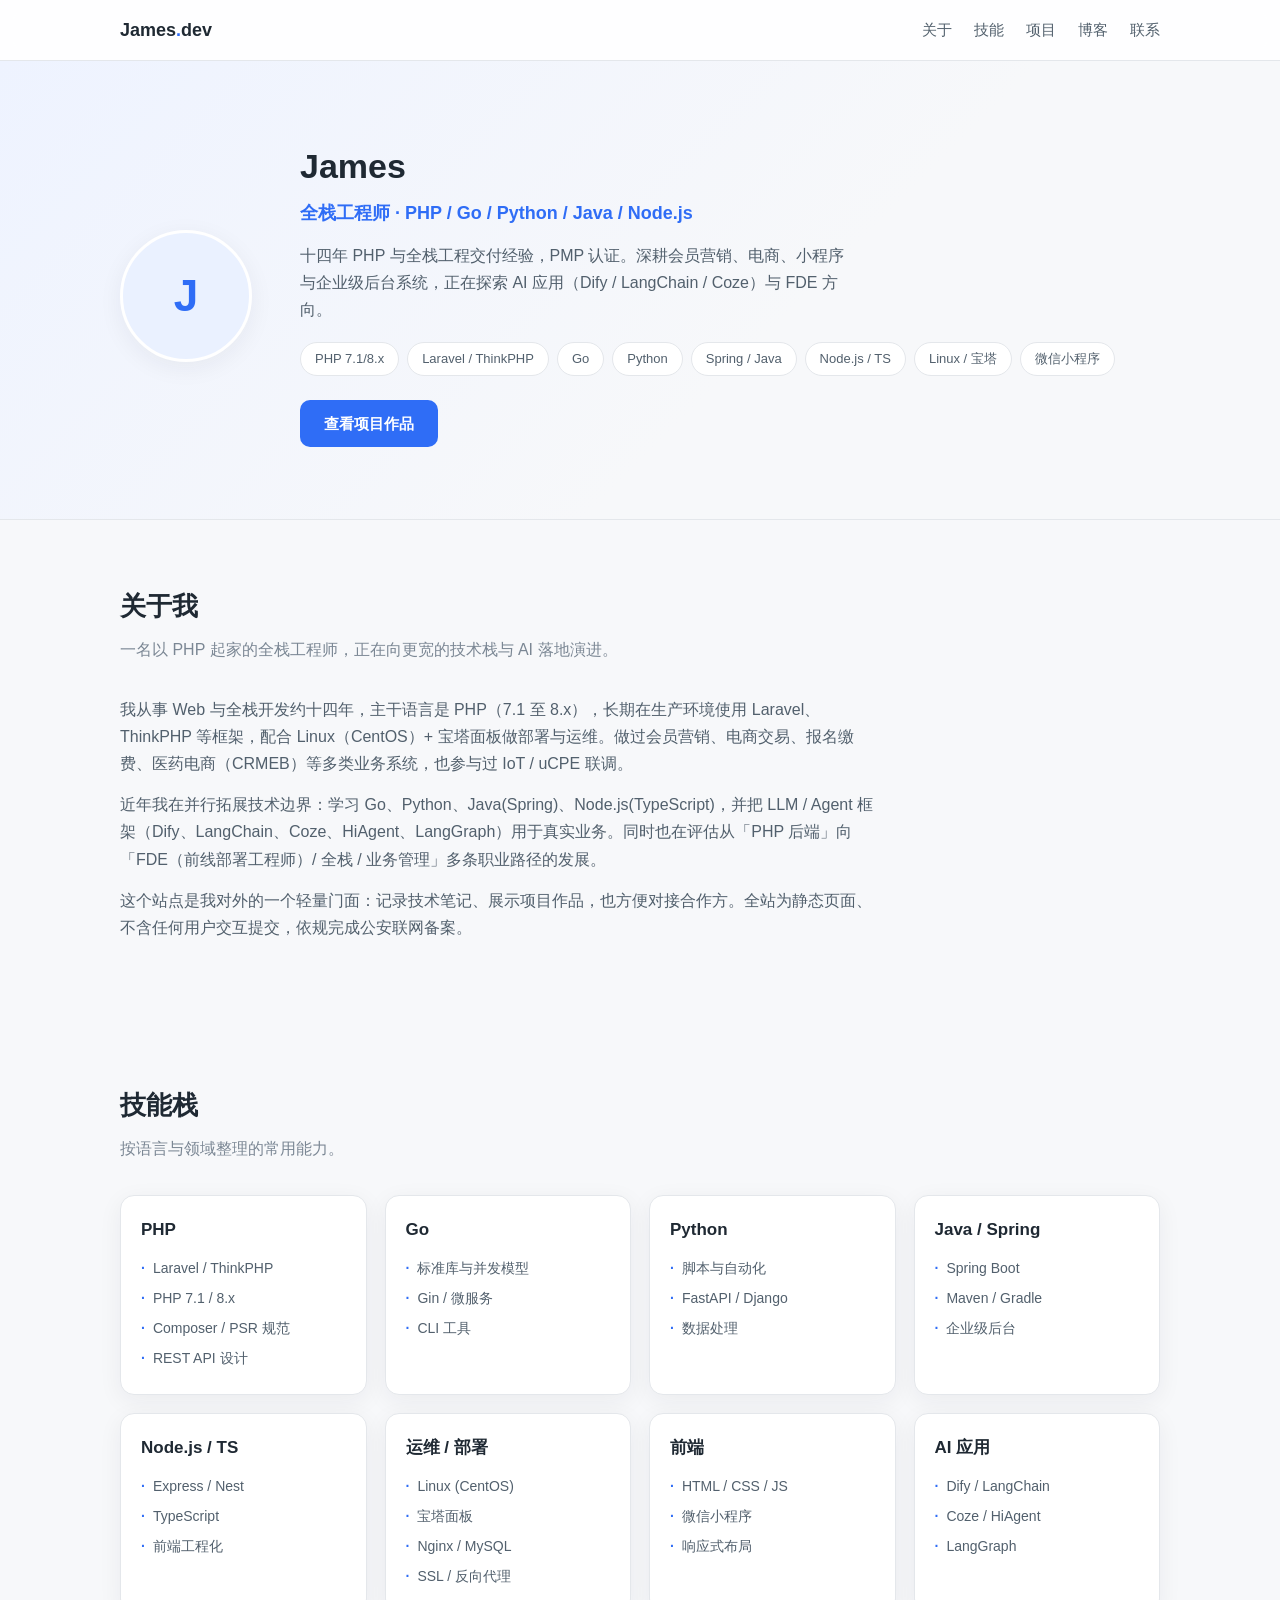
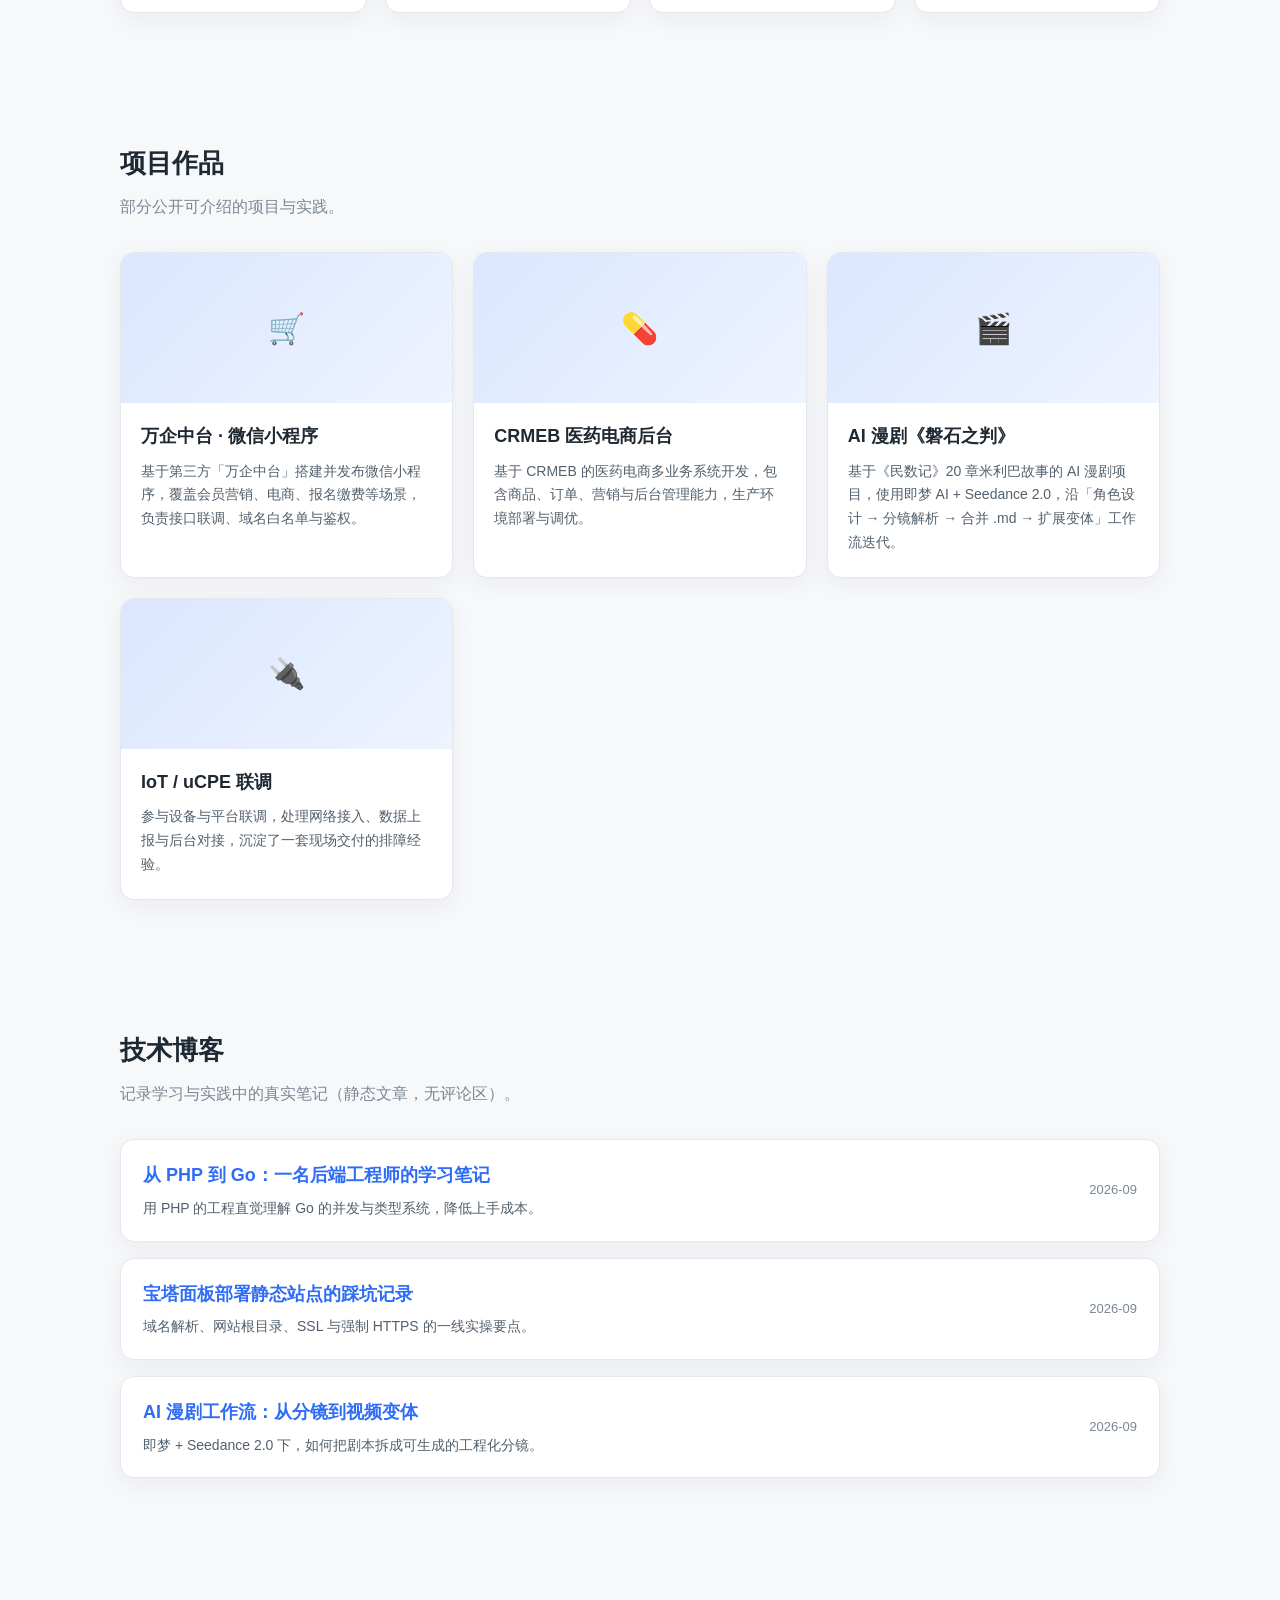
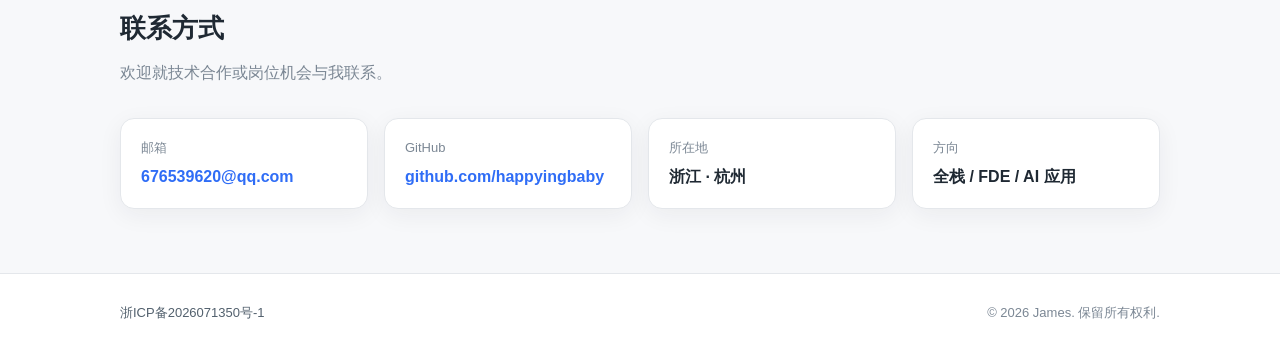
<file: index.html>
<!DOCTYPE html>
<html lang="zh-CN" data-page-node-id="jEAISGgU3tXBqYNibFePbl">
<head data-page-node-id="WboRePJ6npXYSWDIu83ujp">
  <meta charset="UTF-8" data-page-node-id="oJyiEX2U9314m51k7ZUIcR">
  <meta name="viewport" content="width=device-width, initial-scale=1.0" data-page-node-id="0ed7pqqKsKkrQ5olrjBD59">
  <!-- 请将 title / description 替换为你网站真实信息 -->
  <title>James · 个人主站 | 全栈工程师 / PHP · Go · Python · Java · Node.js</title>
  <meta name="description" content="James的个人主站：14 年 PHP/全栈工程师，专注会员营销、电商、小程序与 AI 应用，分享技术笔记与项目作品。" data-page-node-id="zrSLZKIsnuC5F6GQbbM7WE">
  <link rel="icon" type="image/svg+xml" href="assets/img/favicon.svg">
  <link rel="icon" type="image/png" sizes="32x32" href="assets/img/favicon-32.png">
  <link rel="icon" type="image/png" sizes="16x16" href="assets/img/favicon-16.png">
  <link rel="apple-touch-icon" sizes="180x180" href="assets/img/apple-touch-icon.png">
  <link rel="manifest" href="site.webmanifest">
  <link rel="stylesheet" href="assets/css/style.css" data-page-node-id="XZdY69A03yjYW8ZZ3cpBGY">
</head>
<body data-page-node-id="T836bLScp8eAFjikbIntIC">

<header class="site-header" data-page-node-id="0bzDTxXGj9bPQBFu2aNzYe">
  <div class="container" data-page-node-id="5hQny26ofs2p3mdL4JYzPb">
    <div class="brand" data-page-node-id="gcBjyS8P9a7GwssVtK4Ouz">James<span data-page-node-id="1zdpoYiicDSpg0RakcdSXo">.</span>dev</div>
    <nav class="nav" data-page-node-id="HhmeQgqZa9ktukMrY45cqU">
      <a href="#about" data-page-node-id="EJgVbbisqq5Ax7pii9dP16">关于</a>
      <a href="#skills" data-page-node-id="r89v48vxYqEzQcCiVYrccM">技能</a>
      <a href="#projects" data-page-node-id="64DKp9iUGDmwHRy1CqZZmi">项目</a>
      <a href="#blog" data-page-node-id="jOouigWAmIcyLwhDcefGd9">博客</a>
      <a href="#contact" data-page-node-id="IqSXq1fVaY21OrP4TfD2tZ">联系</a>
    </nav>
    <button class="nav-toggle" aria-label="菜单" data-page-node-id="Zh64uGzC7ZHFR2scWGC39b">☰</button>
  </div>
</header>

<!-- ===== Hero ===== -->
<section class="hero" data-page-node-id="fnHlttdX42ErAiuBFVM5aq">
  <div class="container hero-grid" data-page-node-id="Pq0yQ5GusvWubRK1yqpiCp">
    <div class="avatar" data-page-node-id="bWquPcZwOXGdCDzM1LiM9E">J</div>
    <div data-page-node-id="YFyEm9QKI3CbovkNOx82mr">
      <h1 data-page-node-id="7WNAfaGNtUmdQvVIMPAbwm">James</h1>
      <div class="role" data-page-node-id="TvCaEQtuHCtNY8nUvFResv">全栈工程师 · PHP / Go / Python / Java / Node.js</div>
      <p class="lead" data-page-node-id="bKBcJZAChUWwOfY0jdTFAt">十四年 PHP 与全栈工程交付经验，PMP 认证。深耕会员营销、电商、小程序与企业级后台系统，正在探索 AI 应用（Dify / LangChain / Coze）与 FDE 方向。</p>
      <div class="tags" data-page-node-id="vGGALmR4lpDngCuumfpm5L">
        <span class="tag" data-page-node-id="r6Cea8kOI0Bh6bYpOjDOy5">PHP 7.1/8.x</span>
        <span class="tag" data-page-node-id="xRumFIqAMd59oIBKeANgF4">Laravel / ThinkPHP</span>
        <span class="tag" data-page-node-id="zXejfc2UhVBWNhZ4j0nsUN">Go</span>
        <span class="tag" data-page-node-id="6Wl5bmApgmXNGY3DSQanUA">Python</span>
        <span class="tag" data-page-node-id="v9Wr8T8K1TFCpTzj6zB9AU">Spring / Java</span>
        <span class="tag" data-page-node-id="EYhGvlgOAXskcttsSLBAa0">Node.js / TS</span>
        <span class="tag" data-page-node-id="pm5M8Uiao9EKflULG3oyEC">Linux / 宝塔</span>
        <span class="tag" data-page-node-id="vJQjoT9P0CDFVqXCQse1Ec">微信小程序</span>
      </div>
      <a class="btn" href="#projects" data-page-node-id="Qv6baM3f0OkHcljBp54SMi">查看项目作品</a>
    </div>
  </div>
</section>

<!-- ===== About ===== -->
<section id="about" data-page-node-id="gbDGvQsoTIePxq2TjYhVEt">
  <div class="container" data-page-node-id="EektCjyhydJ0033EVpgeaB">
    <h2 class="section-title" data-page-node-id="h3aGNShLuSyVj0YgNudGm3">关于我</h2>
    <p class="section-sub" data-page-node-id="2kKHMeTFDG7RR0ZULQu3wK">一名以 PHP 起家的全栈工程师，正在向更宽的技术栈与 AI 落地演进。</p>
    <div class="about" data-page-node-id="c56BJXUG1rSZ1g9pcC6Txe">
      <p data-page-node-id="7GUMgDoO5OjSpDRYu1vzef">我从事 Web 与全栈开发约十四年，主干语言是 PHP（7.1 至 8.x），长期在生产环境使用 Laravel、ThinkPHP 等框架，配合 Linux（CentOS）+ 宝塔面板做部署与运维。做过会员营销、电商交易、报名缴费、医药电商（CRMEB）等多类业务系统，也参与过 IoT / uCPE 联调。</p>
      <p data-page-node-id="uUAV1xeKDWBGSey3RhPyA1">近年我在并行拓展技术边界：学习 Go、Python、Java(Spring)、Node.js(TypeScript)，并把 LLM / Agent 框架（Dify、LangChain、Coze、HiAgent、LangGraph）用于真实业务。同时也在评估从「PHP 后端」向「FDE（前线部署工程师）/ 全栈 / 业务管理」多条职业路径的发展。</p>
      <p data-page-node-id="Ty8nu2zT3JckfbyUughZRd">这个站点是我对外的一个轻量门面：记录技术笔记、展示项目作品，也方便对接合作方。全站为静态页面、不含任何用户交互提交，依规完成公安联网备案。</p>
    </div>
  </div>
</section>

<!-- ===== Skills ===== -->
<section id="skills" data-page-node-id="yMpmoW3mAqVuvpTKna0FkB">
  <div class="container" data-page-node-id="KalkLSR2ssfDIilyGNdSgz">
    <h2 class="section-title" data-page-node-id="kluYwVfce83ZOYQvOLjREf">技能栈</h2>
    <p class="section-sub" data-page-node-id="GbqN22gWgSscY6o6YBAzEo">按语言与领域整理的常用能力。</p>
    <div class="skills-grid" data-page-node-id="ZOHWlVZDE73oB3CUroUEAH">
      <div class="skill-card" data-page-node-id="XhcCWPcKvUoB8puLdFnL2M">
        <h3 data-page-node-id="sIuBxXatWAQfkX0khIElyB">PHP</h3>
        <ul data-page-node-id="C40DzlQbFfmxEw2W8bKsQI"><li data-page-node-id="fq9GwM9x9m2sZ9fSCHFcuO">Laravel / ThinkPHP</li><li data-page-node-id="m3OCmwND2bGmBFQVjl9EEW">PHP 7.1 / 8.x</li><li data-page-node-id="YExn5QLs8FajDUqH01KqoA">Composer / PSR 规范</li><li data-page-node-id="cOU4hmOzjRTjKHaA8YJ2zM">REST API 设计</li></ul>
      </div>
      <div class="skill-card" data-page-node-id="yQxNPjuZmKoCYb6cKJEpFz">
        <h3 data-page-node-id="ZFc35eIibPx9bFSstAJA5D">Go</h3>
        <ul data-page-node-id="dDWfCYQiPWXK7DBUigW4Mu"><li data-page-node-id="lSQ7wKj6VIySiogBAfmmBg">标准库与并发模型</li><li data-page-node-id="veCj2TSOHYbbLDDfKv7wYA">Gin / 微服务</li><li data-page-node-id="wSRsQ6z8lLARm67hDpOn0W">CLI 工具</li></ul>
      </div>
      <div class="skill-card" data-page-node-id="eBa4K260BmTXFyMFjbSS9x">
        <h3 data-page-node-id="t2XLeFbGA0GY6MdVHhxtXO">Python</h3>
        <ul data-page-node-id="BITfM1KDhxIa1fNouKDnwQ"><li data-page-node-id="Gz1lkaZ6bAvCJHlrbAutip">脚本与自动化</li><li data-page-node-id="NsAQVSzpuFtVgC7Dz9Tr17">FastAPI / Django</li><li data-page-node-id="1lfBEcG4tpACwVXMcvDv2L">数据处理</li></ul>
      </div>
      <div class="skill-card" data-page-node-id="8MlHqV23tB75ODWSh6AbHC">
        <h3 data-page-node-id="fFr8ndUZaQztSTmrFmpjuN">Java / Spring</h3>
        <ul data-page-node-id="ZXXBJRyPqQmK47x4ehYezb"><li data-page-node-id="mqlZu11OzphQ95SKbyfHtc">Spring Boot</li><li data-page-node-id="b3YDnForDFAuzkCr4dl1rZ">Maven / Gradle</li><li data-page-node-id="fJ8YLBQ6AW1qHKrSn4PFGa">企业级后台</li></ul>
      </div>
      <div class="skill-card" data-page-node-id="72NlnCEbuoytG7BjAcHRB4">
        <h3 data-page-node-id="bUGlFwTowxjYXDdwUKdwvm">Node.js / TS</h3>
        <ul data-page-node-id="eQ8B6gPDrFo3I3fmFkwPST"><li data-page-node-id="cEoirxrsjAUl4ODMg9188d">Express / Nest</li><li data-page-node-id="RHLvvvzfscbCAl8d4ZBRsf">TypeScript</li><li data-page-node-id="0MEYO7wCTpJV2VGHPDCUU9">前端工程化</li></ul>
      </div>
      <div class="skill-card" data-page-node-id="39IvIsSbu4ngR2IyvdE4gH">
        <h3 data-page-node-id="Km9W1aV5pH6khha8hbTvDp">运维 / 部署</h3>
        <ul data-page-node-id="qYVhqEq3tOGXu0GSYOLI6C"><li data-page-node-id="wdbp5VVbID8pXwsSSk8E3E">Linux (CentOS)</li><li data-page-node-id="VMEKFDMMC1nfdKOvHSGDRc">宝塔面板</li><li data-page-node-id="ykjTQTJXELDiZ0gXezqGot">Nginx / MySQL</li><li data-page-node-id="OYjW0l4Jz7Q4e8g05LckJD">SSL / 反向代理</li></ul>
      </div>
      <div class="skill-card" data-page-node-id="vFeoSM1ivetQIZ7ujG8LUm">
        <h3 data-page-node-id="nkWht09iMRHPg3WwkxCahH">前端</h3>
        <ul data-page-node-id="vezok5Drmd9vWLQeBItuIh"><li data-page-node-id="1GMpcfzUM3tnCkQ7mSdeQ4">HTML / CSS / JS</li><li data-page-node-id="KrcitYud2V0yeLUsEPO1P1">微信小程序</li><li data-page-node-id="kvre7ozA6lcNt8w3l8JHuZ">响应式布局</li></ul>
      </div>
      <div class="skill-card" data-page-node-id="Go8SwVE2mI6f18uYBbtkzK">
        <h3 data-page-node-id="OSpClnXpEpbBzWEOQKizjs">AI 应用</h3>
        <ul data-page-node-id="AhzF9g7jCpW1N5dE7DyfhN"><li data-page-node-id="6ETwuQSLZ64tV5fUERIINU">Dify / LangChain</li><li data-page-node-id="oRucwtmGCL2hyVCVfEd9He">Coze / HiAgent</li><li data-page-node-id="oDFCefSfH5JfwwXB1bZajR">LangGraph</li></ul>
      </div>
    </div>
  </div>
</section>

<!-- ===== Projects ===== -->
<section id="projects" data-page-node-id="7z3HVERDmlkftZikHLARi0">
  <div class="container" data-page-node-id="xogtMA9hyg9hGm1XDrohlS">
    <h2 class="section-title" data-page-node-id="8L6jfDkmr1NJ9BZl1c9Ggt">项目作品</h2>
    <p class="section-sub" data-page-node-id="BzXHkMJNnjXBvsw0NNREqd">部分公开可介绍的项目与实践。</p>
    <div class="projects-grid" data-page-node-id="OyEvPJIe3Pk7hYFvMSAUnz">
      <div class="project-card" data-page-node-id="9VoRYUTr4zVu7oaUt59DLB">
        <div class="project-thumb" data-page-node-id="eUSZcRYQzG0MLpRACTDsvo">🛒</div>
        <div class="project-body" data-page-node-id="CyudbApwtY9LrZQ5KxykrL">
          <h3 data-page-node-id="1YmOnrAQKhXmdrDtcBFfnn">万企中台 · 微信小程序</h3>
          <p data-page-node-id="9bqLiCcetXtFpofhsBdc7N">基于第三方「万企中台」搭建并发布微信小程序，覆盖会员营销、电商、报名缴费等场景，负责接口联调、域名白名单与鉴权。</p>
        </div>
      </div>
      <div class="project-card" data-page-node-id="7WqTkBPncB38b7Y2YEELog">
        <div class="project-thumb" data-page-node-id="gBpAf0LmkRNZrLbMtfoyff">💊</div>
        <div class="project-body" data-page-node-id="CBHPf7GsDJEVI7A81HswBB">
          <h3 data-page-node-id="DPhtD5q9kcSH6CyM3FFZfP">CRMEB 医药电商后台</h3>
          <p data-page-node-id="9Bx6MtV1cMrZjkArQjKxYF">基于 CRMEB 的医药电商多业务系统开发，包含商品、订单、营销与后台管理能力，生产环境部署与调优。</p>
        </div>
      </div>
      <div class="project-card" data-page-node-id="Embxn3j5tmtK691AE67Fyj">
        <div class="project-thumb" data-page-node-id="GzUUImXM35LrrYXoGBL69L">🎬</div>
        <div class="project-body" data-page-node-id="1115b8QDQtsVHpIbnHIv6M">
          <h3 data-page-node-id="l4am6235DKKPCjeECtvrkC">AI 漫剧《磐石之判》</h3>
          <p data-page-node-id="peWOyA0izFHPFB68gc0z2S">基于《民数记》20 章米利巴故事的 AI 漫剧项目，使用即梦 AI + Seedance 2.0，沿「角色设计 → 分镜解析 → 合并 .md → 扩展变体」工作流迭代。</p>
        </div>
      </div>
      <div class="project-card" data-page-node-id="uouUicocP1LlvKiusN1su4">
        <div class="project-thumb" data-page-node-id="Bzn5vHQHizFTyhzDr1tKfH">🔌</div>
        <div class="project-body" data-page-node-id="4XEHLivJDDKui2ogoeAMxC">
          <h3 data-page-node-id="bEb0VZi3h3bC4SBEzI74vl">IoT / uCPE 联调</h3>
          <p data-page-node-id="Dbg7VUIRNba2nDYqIzoiP1">参与设备与平台联调，处理网络接入、数据上报与后台对接，沉淀了一套现场交付的排障经验。</p>
        </div>
      </div>
    </div>
  </div>
</section>

<!-- ===== Blog ===== -->
<section id="blog" data-page-node-id="QnKBpsoePsJRiz5VXLxjyQ">
  <div class="container" data-page-node-id="GUJtZwjvX8LACtksGshovU">
    <h2 class="section-title" data-page-node-id="J50tfIYROc0epLeRAG96cl">技术博客</h2>
    <p class="section-sub" data-page-node-id="XH2TsW51TuJevK8dt4M2tQ">记录学习与实践中的真实笔记（静态文章，无评论区）。</p>
    <div class="blog-list" data-page-node-id="fArRTbelOkDqrYQGmmMuj7">
      <a class="blog-item" href="blog/php-to-go.html" data-page-node-id="b7YCUYlKEbbYirybLSs0B0">
        <div data-page-node-id="bACExLvQNu2vGhChMWDqYJ">
          <h3 data-page-node-id="QYTGFqHLCs7EHfaiGFLvBS">从 PHP 到 Go：一名后端工程师的学习笔记</h3>
          <p data-page-node-id="ZkWgQrC722hTokyNpixhTq">用 PHP 的工程直觉理解 Go 的并发与类型系统，降低上手成本。</p>
        </div>
        <span class="blog-date" data-page-node-id="sdyFAITSFZc6FteoV1b3cv">2026-09</span>
      </a>
      <a class="blog-item" href="blog/baota-deploy.html" data-page-node-id="NUqq7jYdNAt2hWNYknIWrj">
        <div data-page-node-id="GFkEhrpklBp9XqmC95foPv">
          <h3 data-page-node-id="k1cjkJvm3MvomlF3vcn6m6">宝塔面板部署静态站点的踩坑记录</h3>
          <p data-page-node-id="dE2OhAZX64V6z1xOTHmeJh">域名解析、网站根目录、SSL 与强制 HTTPS 的一线实操要点。</p>
        </div>
        <span class="blog-date" data-page-node-id="umsxZAjdGikgsOSVUHTtvZ">2026-09</span>
      </a>
      <a class="blog-item" href="blog/ai-drama-workflow.html" data-page-node-id="R4OgrXVDZrkEJqBv9Mmig2">
        <div data-page-node-id="5Vd6ErPF1EmIcZWj9pq4sg">
          <h3 data-page-node-id="hpYu7OeWfuPJqbS6ETcA66">AI 漫剧工作流：从分镜到视频变体</h3>
          <p data-page-node-id="CBBWL8CbqfkC6RBA0LxQUq">即梦 + Seedance 2.0 下，如何把剧本拆成可生成的工程化分镜。</p>
        </div>
        <span class="blog-date" data-page-node-id="H8nOVWUKWTd4XwIa9B1yCD">2026-09</span>
      </a>
    </div>
  </div>
</section>

<!-- ===== Contact ===== -->
<section id="contact" data-page-node-id="V8yUlGenB3HBfxm3oJYm6l">
  <div class="container" data-page-node-id="gnTQJevYn8sPvLwtDi3Ebv">
    <h2 class="section-title" data-page-node-id="UeV2SJoxacBTClJZFjZB1D">联系方式</h2>
    <p class="section-sub" data-page-node-id="GwDbsL5S7uGxBSuHYmyK8P">欢迎就技术合作或岗位机会与我联系。</p>
    <div class="contact-grid" data-page-node-id="pw7kcY1wLmYI6aJ2jj6oK7">
      <div class="contact-card" data-page-node-id="atewRAw5sWDAaHo7LsdeVk">
        <div class="label" data-page-node-id="x5YRmkLrqYSv5XCVdoJsIu">邮箱</div>
        <div class="value" data-page-node-id="qLwBj8p4jnXAIRatGjfnzn"><a href="mailto:676539620@qq.com" data-page-node-id="QyaSYds171Lw0CkDAO3efj">676539620@qq.com</a></div>
      </div>
      <div class="contact-card" data-page-node-id="DcXzfWibkpqNbPUhryDzIh">
        <div class="label" data-page-node-id="ZswQBtxoJ75F3TTQVjC6M3">GitHub</div>
        <div class="value" data-page-node-id="STLvmIeHcF14a4cVwK1pQd"><a href="https://github.com/" target="_blank" rel="noopener" data-page-node-id="LVfHnPRFEfVweoEZJdnVS4">github.com/happyingbaby</a></div>
      </div>
      <div class="contact-card" data-page-node-id="EZBn8THOSCDMwVrpmXy0Ca">
        <div class="label" data-page-node-id="JTwJcH5LzgMvRyMPTm11zU">所在地</div>
        <div class="value" data-page-node-id="kP7tMwXU8MscP1LmPBChxz">浙江 · 杭州</div>
      </div>
      <div class="contact-card" data-page-node-id="unvCy6NNTFpmvGimvLgjxK">
        <div class="label" data-page-node-id="Nj127sOfHwqfBx30vBF3Hn">方向</div>
        <div class="value" data-page-node-id="Gb9Q8wDwLeJeeCyiamCUUI">全栈 / FDE / AI 应用</div>
      </div>
    </div>
  </div>
</section>

<footer class="site-footer" data-page-node-id="NAjTPZqrDaU0ENorFRxNU6">
  <div class="container" data-page-node-id="4uRWVVAME3ZabUEyiHzst2">
    <div class="beian" data-page-node-id="jDJChyLGknwPDDVLkhJK0T">
      <!-- ICP 备案号（已填）：浙ICP备2026071350号-1 -->
      <a href="https://beian.miit.gov.cn" target="_blank" rel="noopener" data-page-node-id="3jkjRZLoFFFlflzYCIlJzi">浙ICP备2026071350号-1</a>
      <!-- 公安备案通过后，把全国互联网安全管理服务平台给的 HTML 代码粘贴到下方 -->
      <!-- <a href="https://beian.mps.gov.cn" target="_blank" rel="noopener"><img src="" /> 浙公网安备XXXXXXXXXXXX号</a> -->
    </div>
    <div data-page-node-id="bl31WwXPSjimiyekobzJm0">© <span id="year" data-page-node-id="QKpJPCB2gp1caVrZH8nm2p"></span> James. 保留所有权利.</div>
  </div>
</footer>

<script src="assets/js/main.js"></script>
<script>document.getElementById('year').textContent = new Date().getFullYear();</script>
</body>
</html>
</file>
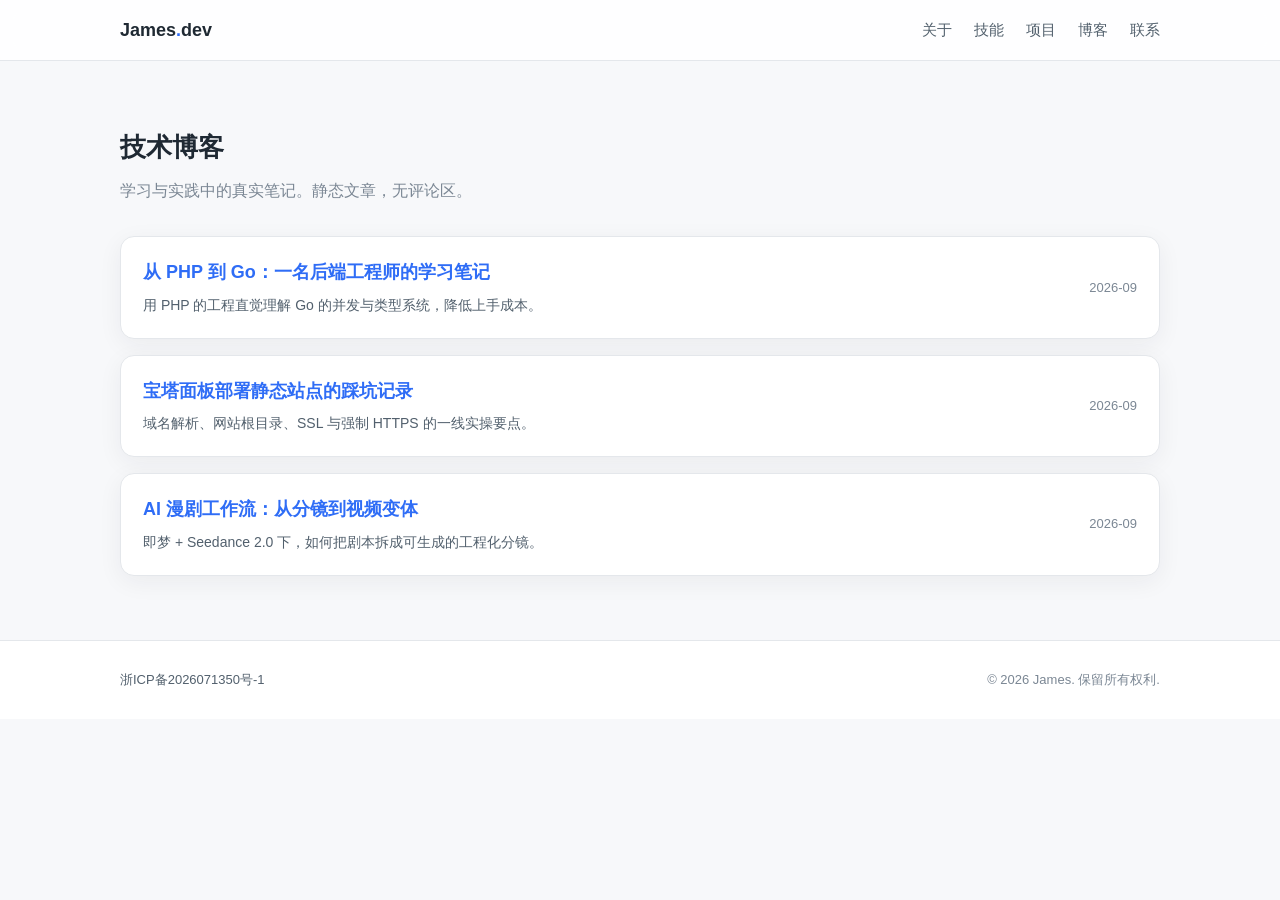
<file: blog/index.html>
<!DOCTYPE html>
<html lang="zh-CN">
<head>
  <meta charset="UTF-8">
  <meta name="viewport" content="width=device-width, initial-scale=1.0">
  <title>技术博客 | James · 个人主站</title>
  <meta name="description" content="James的技术学习与实践笔记：PHP 到 Go、宝塔部署、AI 漫剧工作流等。">
  <link rel="icon" type="image/svg+xml" href="../assets/img/favicon.svg">
  <link rel="icon" type="image/png" sizes="32x32" href="../assets/img/favicon-32.png">
  <link rel="icon" type="image/png" sizes="16x16" href="../assets/img/favicon-16.png">
  <link rel="apple-touch-icon" sizes="180x180" href="../assets/img/apple-touch-icon.png">
  <link rel="manifest" href="../site.webmanifest">
  <link rel="stylesheet" href="../assets/css/style.css">
</head>
<body>

<header class="site-header">
  <div class="container">
    <div class="brand">James<span>.</span>dev</div>
    <nav class="nav">
      <a href="../index.html#about">关于</a>
      <a href="../index.html#skills">技能</a>
      <a href="../index.html#projects">项目</a>
      <a href="../blog/index.html">博客</a>
      <a href="../index.html#contact">联系</a>
    </nav>
    <button class="nav-toggle" aria-label="菜单">☰</button>
  </div>
</header>

<section>
  <div class="container">
    <h2 class="section-title">技术博客</h2>
    <p class="section-sub">学习与实践中的真实笔记。静态文章，无评论区。</p>
    <div class="blog-list">
      <a class="blog-item" href="php-to-go.html">
        <div>
          <h3>从 PHP 到 Go：一名后端工程师的学习笔记</h3>
          <p>用 PHP 的工程直觉理解 Go 的并发与类型系统，降低上手成本。</p>
        </div>
        <span class="blog-date">2026-09</span>
      </a>
      <a class="blog-item" href="baota-deploy.html">
        <div>
          <h3>宝塔面板部署静态站点的踩坑记录</h3>
          <p>域名解析、网站根目录、SSL 与强制 HTTPS 的一线实操要点。</p>
        </div>
        <span class="blog-date">2026-09</span>
      </a>
      <a class="blog-item" href="ai-drama-workflow.html">
        <div>
          <h3>AI 漫剧工作流：从分镜到视频变体</h3>
          <p>即梦 + Seedance 2.0 下，如何把剧本拆成可生成的工程化分镜。</p>
        </div>
        <span class="blog-date">2026-09</span>
      </a>
    </div>
  </div>
</section>

<footer class="site-footer">
  <div class="container">
    <div class="beian">
      <a href="https://beian.miit.gov.cn" target="_blank" rel="noopener">浙ICP备2026071350号-1</a>
      <!-- 公安备案通过后，把全国互联网安全管理服务平台给的 HTML 代码粘贴到下方 -->
      <!-- <a href="https://beian.mps.gov.cn" target="_blank" rel="noopener"><img src="" /> 浙公网安备XXXXXXXXXXXX号</a> -->
    </div>
    <div>© <span id="year"></span> James. 保留所有权利.</div>
  </div>
</footer>

<script src="../assets/js/main.js"></script>
<script>document.getElementById('year').textContent = new Date().getFullYear();</script>
</body>
</html>
</file>
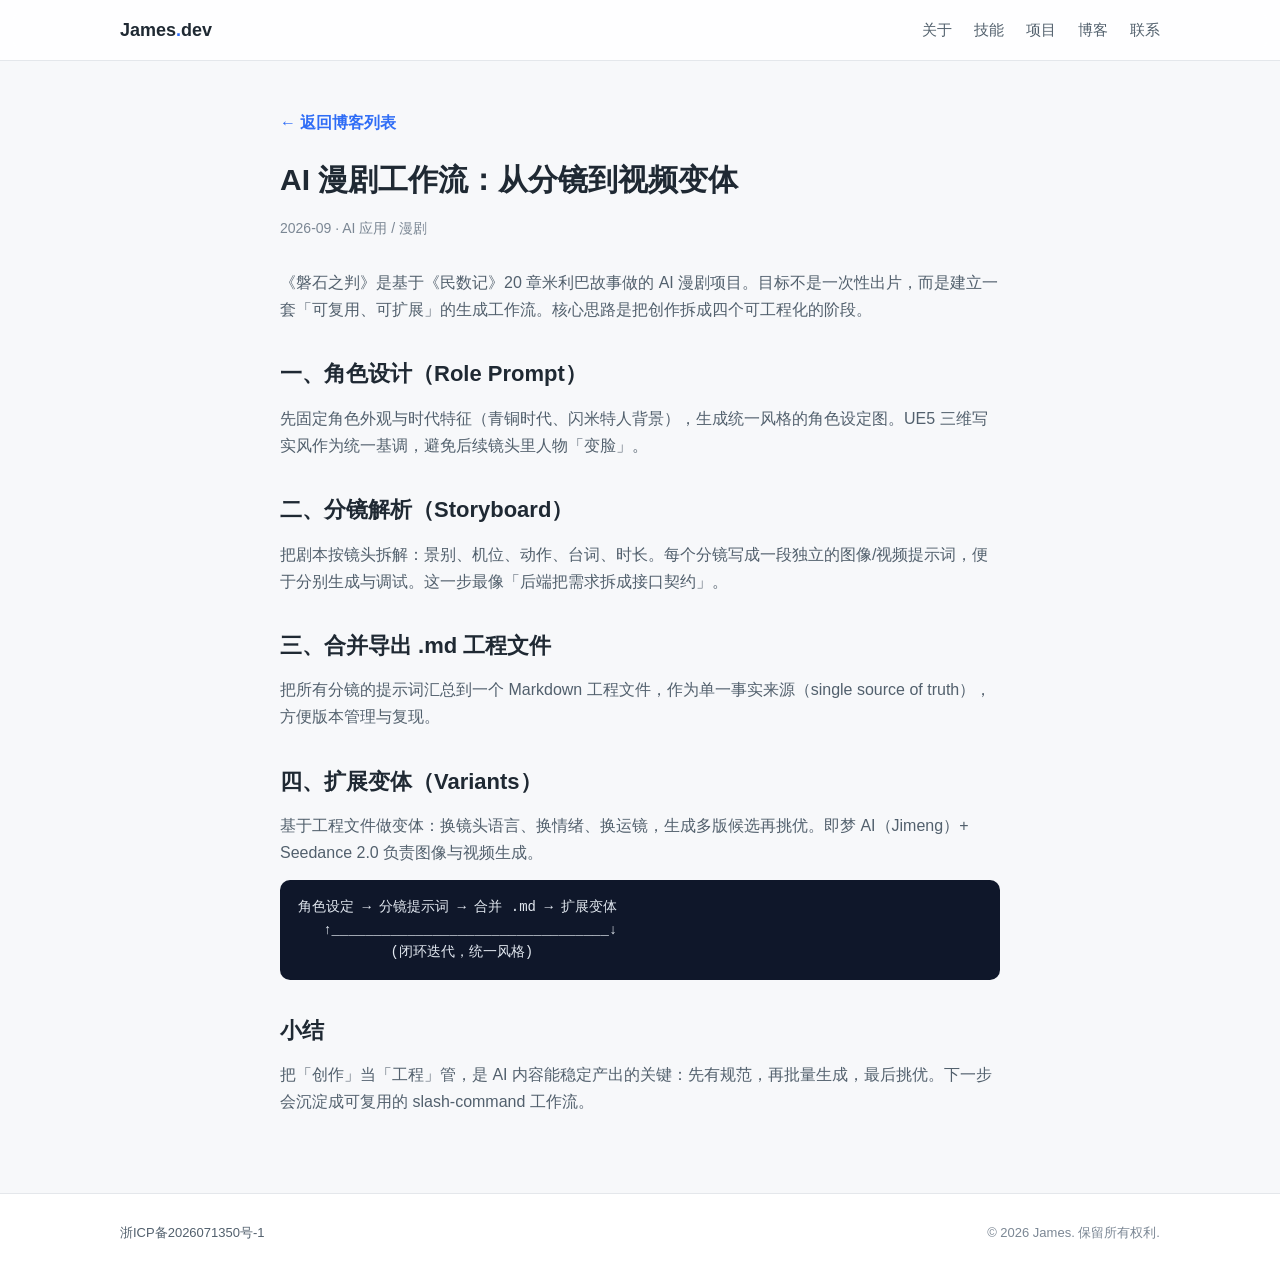
<file: blog/ai-drama-workflow.html>
<!DOCTYPE html>
<html lang="zh-CN">
<head>
  <meta charset="UTF-8">
  <meta name="viewport" content="width=device-width, initial-scale=1.0">
  <title>AI 漫剧工作流：从分镜到视频变体 | James</title>
  <meta name="description" content="即梦 + Seedance 2.0 下，把剧本拆成可生成的工程化分镜。">
  <link rel="icon" type="image/svg+xml" href="../assets/img/favicon.svg">
  <link rel="icon" type="image/png" sizes="32x32" href="../assets/img/favicon-32.png">
  <link rel="icon" type="image/png" sizes="16x16" href="../assets/img/favicon-16.png">
  <link rel="apple-touch-icon" sizes="180x180" href="../assets/img/apple-touch-icon.png">
  <link rel="manifest" href="../site.webmanifest">
  <link rel="stylesheet" href="../assets/css/style.css">
</head>
<body>
<header class="site-header">
  <div class="container">
    <div class="brand">James<span>.</span>dev</div>
    <nav class="nav">
      <a href="../index.html#about">关于</a>
      <a href="../index.html#skills">技能</a>
      <a href="../index.html#projects">项目</a>
      <a href="../blog/index.html">博客</a>
      <a href="../index.html#contact">联系</a>
    </nav>
    <button class="nav-toggle" aria-label="菜单">☰</button>
  </div>
</header>

<article class="article">
  <div class="container">
    <a class="back-link" href="../blog/index.html">← 返回博客列表</a>
    <h1>AI 漫剧工作流：从分镜到视频变体</h1>
    <div class="meta">2026-09 · AI 应用 / 漫剧</div>

    <p>《磐石之判》是基于《民数记》20 章米利巴故事做的 AI 漫剧项目。目标不是一次性出片，而是建立一套「可复用、可扩展」的生成工作流。核心思路是把创作拆成四个可工程化的阶段。</p>

    <h2>一、角色设计（Role Prompt）</h2>
    <p>先固定角色外观与时代特征（青铜时代、闪米特人背景），生成统一风格的角色设定图。UE5 三维写实风作为统一基调，避免后续镜头里人物「变脸」。</p>

    <h2>二、分镜解析（Storyboard）</h2>
    <p>把剧本按镜头拆解：景别、机位、动作、台词、时长。每个分镜写成一段独立的图像/视频提示词，便于分别生成与调试。这一步最像「后端把需求拆成接口契约」。</p>

    <h2>三、合并导出 .md 工程文件</h2>
    <p>把所有分镜的提示词汇总到一个 Markdown 工程文件，作为单一事实来源（single source of truth），方便版本管理与复现。</p>

    <h2>四、扩展变体（Variants）</h2>
    <p>基于工程文件做变体：换镜头语言、换情绪、换运镜，生成多版候选再挑优。即梦 AI（Jimeng）+ Seedance 2.0 负责图像与视频生成。</p>
    <pre><code>角色设定 → 分镜提示词 → 合并 .md → 扩展变体
   ↑_________________________________↓
           (闭环迭代，统一风格)</code></pre>

    <h2>小结</h2>
    <p>把「创作」当「工程」管，是 AI 内容能稳定产出的关键：先有规范，再批量生成，最后挑优。下一步会沉淀成可复用的 slash-command 工作流。</p>
  </div>
</article>

<footer class="site-footer">
  <div class="container">
    <div class="beian">
      <a href="https://beian.miit.gov.cn" target="_blank" rel="noopener">浙ICP备2026071350号-1</a>
      <!-- 公安备案通过后，把全国互联网安全管理服务平台给的 HTML 代码粘贴到下方 -->
      <!-- <a href="https://beian.mps.gov.cn" target="_blank" rel="noopener"><img src="" /> 浙公网安备XXXXXXXXXXXX号</a> -->
    </div>
    <div>© <span id="year"></span> James. 保留所有权利.</div>
  </div>
</footer>
<script src="../assets/js/main.js"></script>
<script>document.getElementById('year').textContent = new Date().getFullYear();</script>
</body>
</html>
</file>
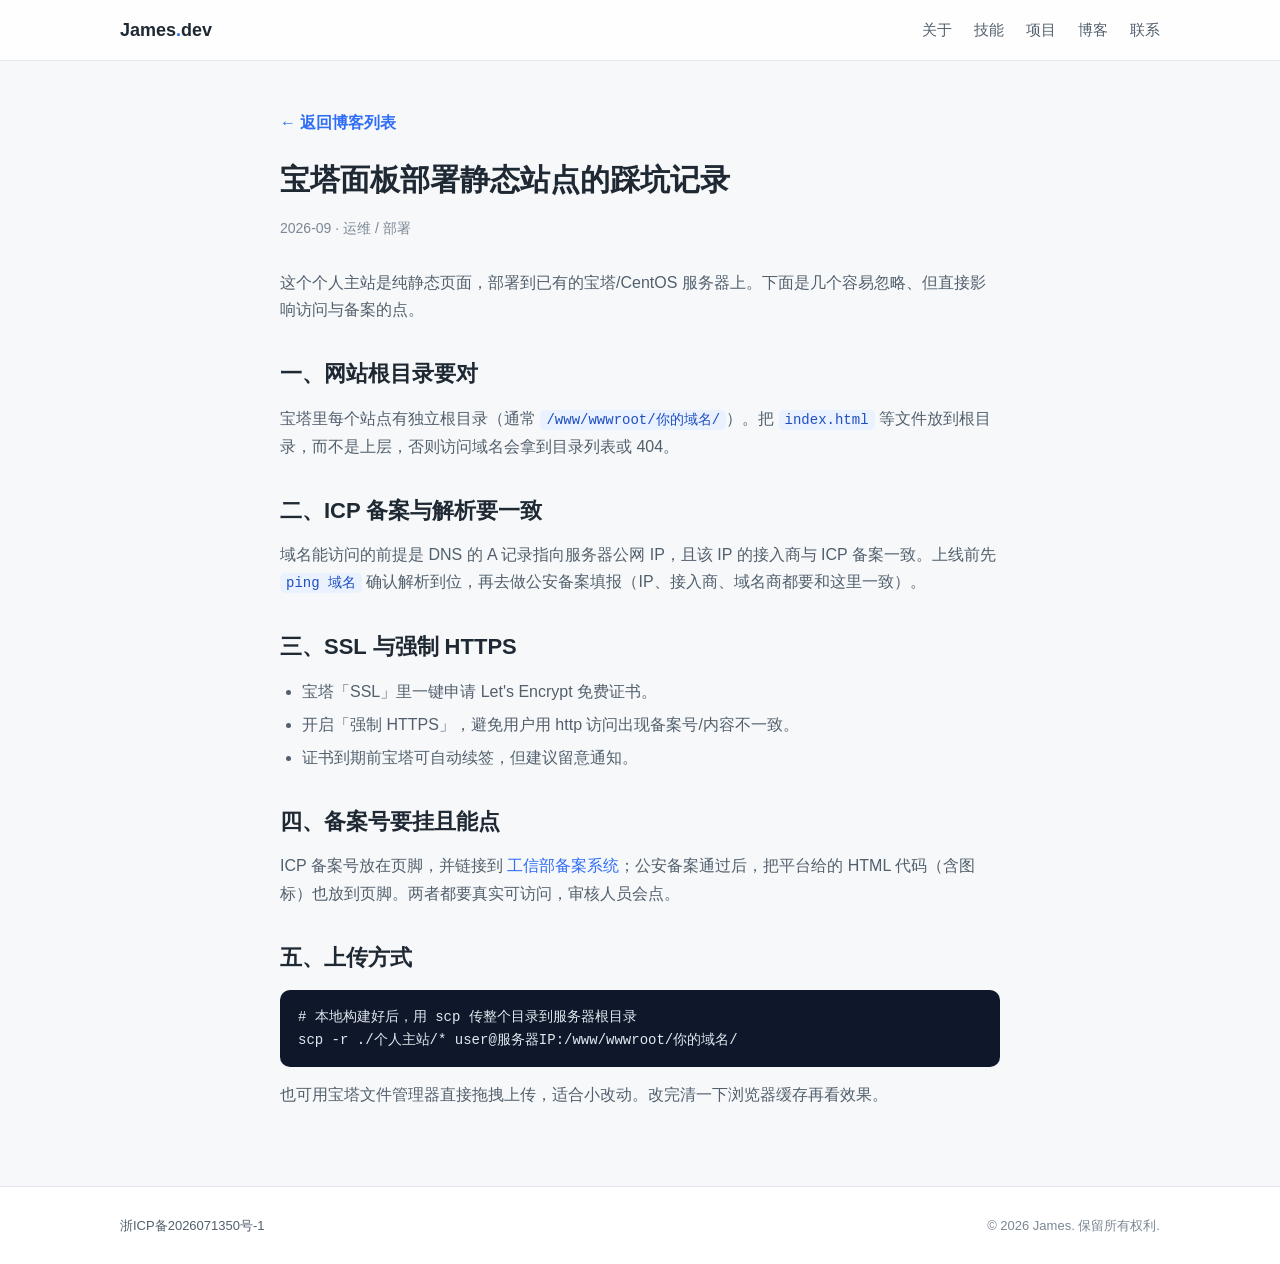
<file: blog/baota-deploy.html>
<!DOCTYPE html>
<html lang="zh-CN">
<head>
  <meta charset="UTF-8">
  <meta name="viewport" content="width=device-width, initial-scale=1.0">
  <title>宝塔面板部署静态站点的踩坑记录 | James</title>
  <meta name="description" content="域名解析、网站根目录、SSL 与强制 HTTPS 的实操要点。">
  <link rel="icon" type="image/svg+xml" href="../assets/img/favicon.svg">
  <link rel="icon" type="image/png" sizes="32x32" href="../assets/img/favicon-32.png">
  <link rel="icon" type="image/png" sizes="16x16" href="../assets/img/favicon-16.png">
  <link rel="apple-touch-icon" sizes="180x180" href="../assets/img/apple-touch-icon.png">
  <link rel="manifest" href="../site.webmanifest">
  <link rel="stylesheet" href="../assets/css/style.css">
</head>
<body>
<header class="site-header">
  <div class="container">
    <div class="brand">James<span>.</span>dev</div>
    <nav class="nav">
      <a href="../index.html#about">关于</a>
      <a href="../index.html#skills">技能</a>
      <a href="../index.html#projects">项目</a>
      <a href="../blog/index.html">博客</a>
      <a href="../index.html#contact">联系</a>
    </nav>
    <button class="nav-toggle" aria-label="菜单">☰</button>
  </div>
</header>

<article class="article">
  <div class="container">
    <a class="back-link" href="../blog/index.html">← 返回博客列表</a>
    <h1>宝塔面板部署静态站点的踩坑记录</h1>
    <div class="meta">2026-09 · 运维 / 部署</div>

    <p>这个个人主站是纯静态页面，部署到已有的宝塔/CentOS 服务器上。下面是几个容易忽略、但直接影响访问与备案的点。</p>

    <h2>一、网站根目录要对</h2>
    <p>宝塔里每个站点有独立根目录（通常 <code>/www/wwwroot/你的域名/</code>）。把 <code>index.html</code> 等文件放到根目录，而不是上层，否则访问域名会拿到目录列表或 404。</p>

    <h2>二、ICP 备案与解析要一致</h2>
    <p>域名能访问的前提是 DNS 的 A 记录指向服务器公网 IP，且该 IP 的接入商与 ICP 备案一致。上线前先 <code>ping 域名</code> 确认解析到位，再去做公安备案填报（IP、接入商、域名商都要和这里一致）。</p>

    <h2>三、SSL 与强制 HTTPS</h2>
    <ul>
      <li>宝塔「SSL」里一键申请 Let's Encrypt 免费证书。</li>
      <li>开启「强制 HTTPS」，避免用户用 http 访问出现备案号/内容不一致。</li>
      <li>证书到期前宝塔可自动续签，但建议留意通知。</li>
    </ul>

    <h2>四、备案号要挂且能点</h2>
    <p>ICP 备案号放在页脚，并链接到 <a href="https://beian.miit.gov.cn" target="_blank" rel="noopener">工信部备案系统</a>；公安备案通过后，把平台给的 HTML 代码（含图标）也放到页脚。两者都要真实可访问，审核人员会点。</p>

    <h2>五、上传方式</h2>
    <pre><code># 本地构建好后，用 scp 传整个目录到服务器根目录
scp -r ./个人主站/* user@服务器IP:/www/wwwroot/你的域名/</code></pre>
    <p>也可用宝塔文件管理器直接拖拽上传，适合小改动。改完清一下浏览器缓存再看效果。</p>
  </div>
</article>

<footer class="site-footer">
  <div class="container">
    <div class="beian">
      <a href="https://beian.miit.gov.cn" target="_blank" rel="noopener">浙ICP备2026071350号-1</a>
      <!-- 公安备案通过后，把全国互联网安全管理服务平台给的 HTML 代码粘贴到下方 -->
      <!-- <a href="https://beian.mps.gov.cn" target="_blank" rel="noopener"><img src="" /> 浙公网安备XXXXXXXXXXXX号</a> -->
    </div>
    <div>© <span id="year"></span> James. 保留所有权利.</div>
  </div>
</footer>
<script src="../assets/js/main.js"></script>
<script>document.getElementById('year').textContent = new Date().getFullYear();</script>
</body>
</html>
</file>
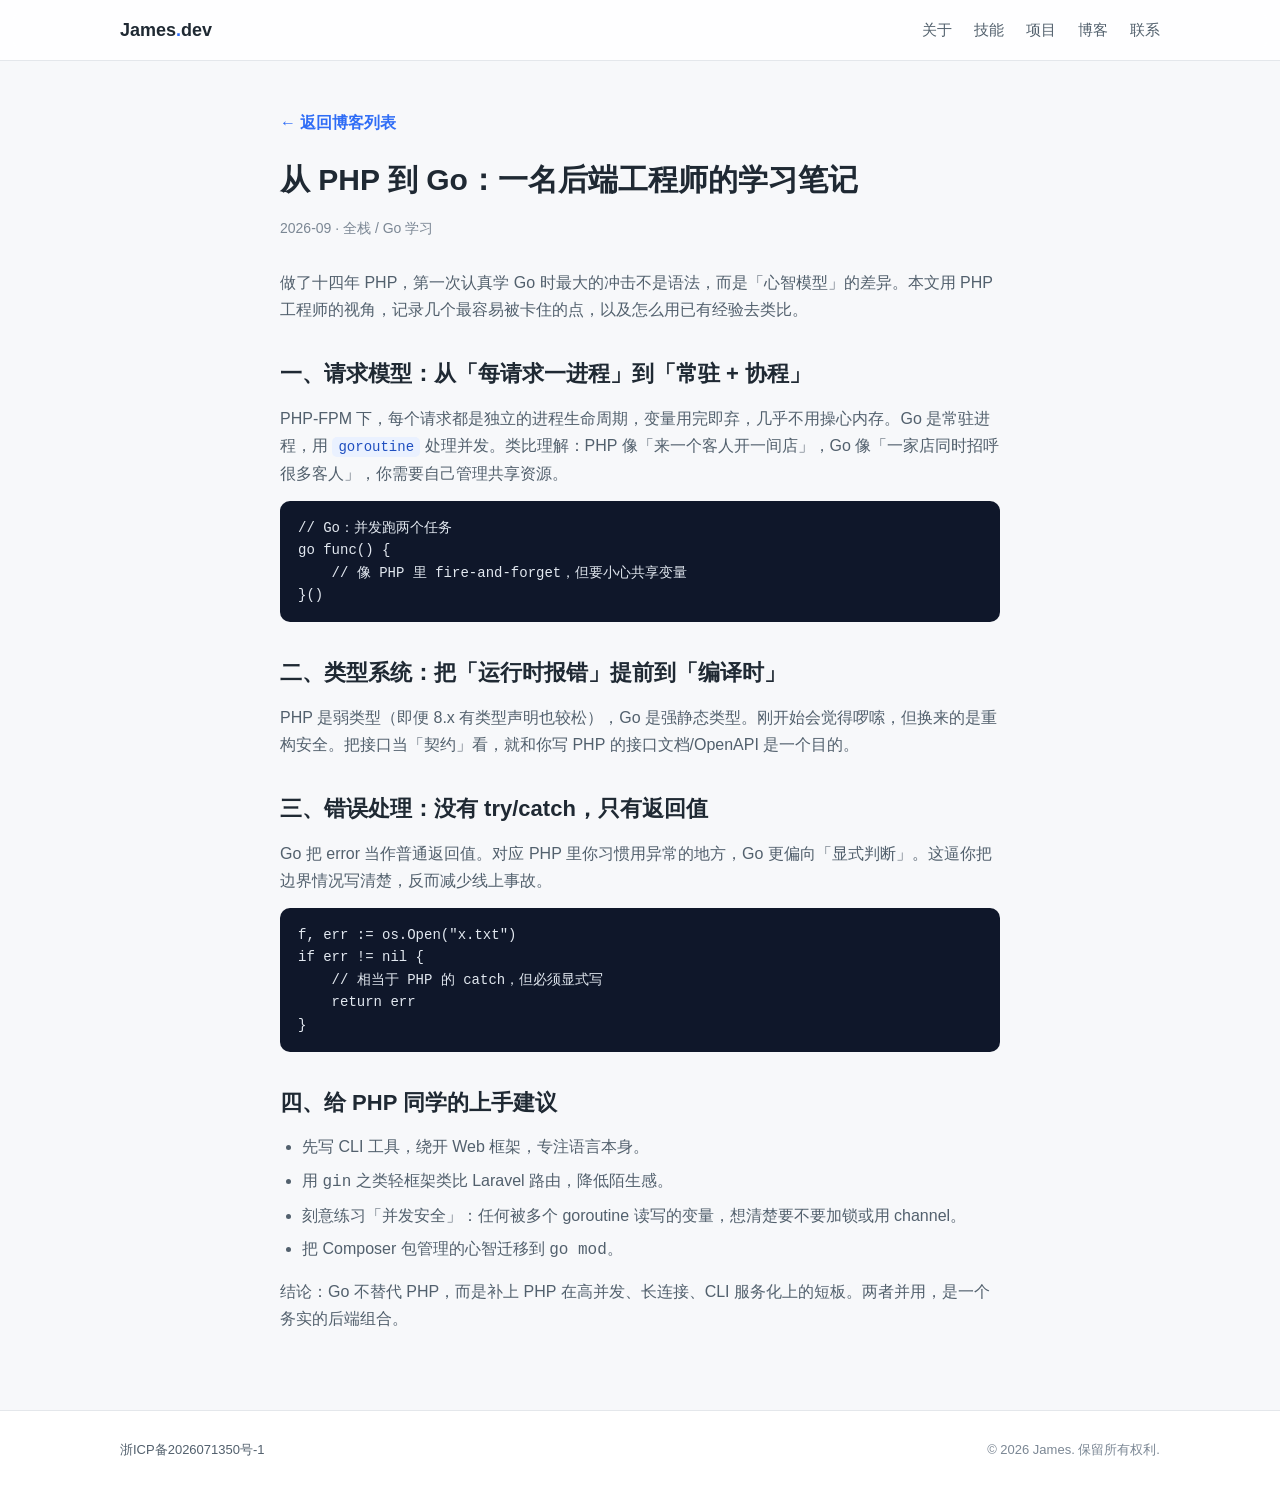
<file: blog/php-to-go.html>
<!DOCTYPE html>
<html lang="zh-CN">
<head>
  <meta charset="UTF-8">
  <meta name="viewport" content="width=device-width, initial-scale=1.0">
  <title>从 PHP 到 Go：一名后端工程师的学习笔记 | James</title>
  <meta name="description" content="用 PHP 的工程直觉理解 Go 的并发与类型系统。">
  <link rel="icon" type="image/svg+xml" href="../assets/img/favicon.svg">
  <link rel="icon" type="image/png" sizes="32x32" href="../assets/img/favicon-32.png">
  <link rel="icon" type="image/png" sizes="16x16" href="../assets/img/favicon-16.png">
  <link rel="apple-touch-icon" sizes="180x180" href="../assets/img/apple-touch-icon.png">
  <link rel="manifest" href="../site.webmanifest">
  <link rel="stylesheet" href="../assets/css/style.css">
</head>
<body>
<header class="site-header">
  <div class="container">
    <div class="brand">James<span>.</span>dev</div>
    <nav class="nav">
      <a href="../index.html#about">关于</a>
      <a href="../index.html#skills">技能</a>
      <a href="../index.html#projects">项目</a>
      <a href="../blog/index.html">博客</a>
      <a href="../index.html#contact">联系</a>
    </nav>
    <button class="nav-toggle" aria-label="菜单">☰</button>
  </div>
</header>

<article class="article">
  <div class="container">
    <a class="back-link" href="../blog/index.html">← 返回博客列表</a>
    <h1>从 PHP 到 Go：一名后端工程师的学习笔记</h1>
    <div class="meta">2026-09 · 全栈 / Go 学习</div>

    <p>做了十四年 PHP，第一次认真学 Go 时最大的冲击不是语法，而是「心智模型」的差异。本文用 PHP 工程师的视角，记录几个最容易被卡住的点，以及怎么用已有经验去类比。</p>

    <h2>一、请求模型：从「每请求一进程」到「常驻 + 协程」</h2>
    <p>PHP-FPM 下，每个请求都是独立的进程生命周期，变量用完即弃，几乎不用操心内存。Go 是常驻进程，用 <code>goroutine</code> 处理并发。类比理解：PHP 像「来一个客人开一间店」，Go 像「一家店同时招呼很多客人」，你需要自己管理共享资源。</p>
    <pre><code>// Go：并发跑两个任务
go func() {
    // 像 PHP 里 fire-and-forget，但要小心共享变量
}()</code></pre>

    <h2>二、类型系统：把「运行时报错」提前到「编译时」</h2>
    <p>PHP 是弱类型（即便 8.x 有类型声明也较松），Go 是强静态类型。刚开始会觉得啰嗦，但换来的是重构安全。把接口当「契约」看，就和你写 PHP 的接口文档/OpenAPI 是一个目的。</p>

    <h2>三、错误处理：没有 try/catch，只有返回值</h2>
    <p>Go 把 error 当作普通返回值。对应 PHP 里你习惯用异常的地方，Go 更偏向「显式判断」。这逼你把边界情况写清楚，反而减少线上事故。</p>
    <pre><code>f, err := os.Open("x.txt")
if err != nil {
    // 相当于 PHP 的 catch，但必须显式写
    return err
}</code></pre>

    <h2>四、给 PHP 同学的上手建议</h2>
    <ul>
      <li>先写 CLI 工具，绕开 Web 框架，专注语言本身。</li>
      <li>用 <code>gin</code> 之类轻框架类比 Laravel 路由，降低陌生感。</li>
      <li>刻意练习「并发安全」：任何被多个 goroutine 读写的变量，想清楚要不要加锁或用 channel。</li>
      <li>把 Composer 包管理的心智迁移到 <code>go mod</code>。</li>
    </ul>
    <p>结论：Go 不替代 PHP，而是补上 PHP 在高并发、长连接、CLI 服务化上的短板。两者并用，是一个务实的后端组合。</p>
  </div>
</article>

<footer class="site-footer">
  <div class="container">
    <div class="beian">
      <a href="https://beian.miit.gov.cn" target="_blank" rel="noopener">浙ICP备2026071350号-1</a>
      <!-- 公安备案通过后，把全国互联网安全管理服务平台给的 HTML 代码粘贴到下方 -->
      <!-- <a href="https://beian.mps.gov.cn" target="_blank" rel="noopener"><img src="" /> 浙公网安备XXXXXXXXXXXX号</a> -->
    </div>
    <div>© <span id="year"></span> James. 保留所有权利.</div>
  </div>
</footer>
<script src="../assets/js/main.js"></script>
<script>document.getElementById('year').textContent = new Date().getFullYear();</script>
</body>
</html>
</file>
<file: assets/css/style.css>
:root {
  --bg: #f7f8fa;
  --surface: #ffffff;
  --text: #1f2933;
  --text-soft: #52606d;
  --text-muted: #7b8794;
  --primary: #2f6df6;
  --primary-dark: #1f4fc0;
  --primary-soft: #eaf1ff;
  --border: #e4e7eb;
  --shadow: 0 6px 24px rgba(31, 41, 51, 0.06);
  --radius: 14px;
  --maxw: 1080px;
}

* { box-sizing: border-box; margin: 0; padding: 0; }

html { scroll-behavior: smooth; }

body {
  font-family: -apple-system, BlinkMacSystemFont, "Segoe UI", "PingFang SC",
    "Hiragino Sans GB", "Microsoft YaHei", "Helvetica Neue", Arial, sans-serif;
  background: var(--bg);
  color: var(--text);
  line-height: 1.7;
  font-size: 16px;
  -webkit-font-smoothing: antialiased;
}

a { color: var(--primary); text-decoration: none; }
a:hover { color: var(--primary-dark); }

img { max-width: 100%; display: block; }

.container { max-width: var(--maxw); margin: 0 auto; padding: 0 20px; }

/* ---------- Header ---------- */
.site-header {
  position: sticky; top: 0; z-index: 50;
  background: rgba(255, 255, 255, 0.86);
  backdrop-filter: saturate(180%) blur(10px);
  border-bottom: 1px solid var(--border);
}
.site-header .container {
  display: flex; align-items: center; justify-content: space-between;
  height: 60px;
}
.brand { font-weight: 700; font-size: 18px; color: var(--text); }
.brand span { color: var(--primary); }
.nav { display: flex; gap: 22px; }
.nav a { color: var(--text-soft); font-size: 15px; font-weight: 500; }
.nav a:hover { color: var(--primary); }
.nav-toggle { display: none; background: none; border: 0; font-size: 22px; cursor: pointer; color: var(--text); }

/* ---------- Hero ---------- */
.hero {
  background: linear-gradient(135deg, #eef3ff 0%, #f7f8fa 60%);
  padding: 84px 0 72px;
  border-bottom: 1px solid var(--border);
}
.hero-grid { display: flex; align-items: center; gap: 48px; }
.avatar {
  width: 132px; height: 132px; border-radius: 50%;
  background: var(--primary-soft); border: 3px solid #fff;
  box-shadow: var(--shadow); flex-shrink: 0;
  display: flex; align-items: center; justify-content: center;
  font-size: 44px; font-weight: 700; color: var(--primary);
}
.hero h1 { font-size: 34px; line-height: 1.25; margin-bottom: 10px; }
.hero .role { font-size: 18px; color: var(--primary); font-weight: 600; margin-bottom: 14px; }
.hero .lead { color: var(--text-soft); font-size: 16px; max-width: 560px; }
.hero .tags { margin-top: 18px; display: flex; flex-wrap: wrap; gap: 8px; }
.tag {
  background: #fff; border: 1px solid var(--border); color: var(--text-soft);
  border-radius: 999px; padding: 5px 14px; font-size: 13px;
}
.btn {
  display: inline-block; margin-top: 24px;
  background: var(--primary); color: #fff; padding: 11px 24px;
  border-radius: 10px; font-weight: 600; font-size: 15px;
  transition: background .2s;
}
.btn:hover { background: var(--primary-dark); color: #fff; }

/* ---------- Sections ---------- */
section { padding: 64px 0; }
.section-title { font-size: 26px; font-weight: 700; margin-bottom: 8px; }
.section-sub { color: var(--text-muted); margin-bottom: 32px; }

/* ---------- About ---------- */
.about p { color: var(--text-soft); margin-bottom: 14px; max-width: 760px; }

/* ---------- Skills ---------- */
.skills-grid { display: grid; grid-template-columns: repeat(auto-fill, minmax(240px, 1fr)); gap: 18px; }
.skill-card {
  background: var(--surface); border: 1px solid var(--border);
  border-radius: var(--radius); padding: 20px; box-shadow: var(--shadow);
}
.skill-card h3 { font-size: 17px; margin-bottom: 10px; }
.skill-card ul { list-style: none; }
.skill-card li { color: var(--text-soft); font-size: 14px; padding: 3px 0; }
.skill-card li::before { content: "·"; color: var(--primary); margin-right: 8px; font-weight: 700; }

/* ---------- Projects ---------- */
.projects-grid { display: grid; grid-template-columns: repeat(auto-fill, minmax(300px, 1fr)); gap: 20px; }
.project-card {
  background: var(--surface); border: 1px solid var(--border);
  border-radius: var(--radius); overflow: hidden; box-shadow: var(--shadow);
  transition: transform .2s, box-shadow .2s;
}
.project-card:hover { transform: translateY(-4px); box-shadow: 0 12px 30px rgba(31,41,51,.1); }
.project-thumb {
  height: 150px; background: linear-gradient(135deg, #dbe7ff, #eef3ff);
  display: flex; align-items: center; justify-content: center;
  font-size: 30px; color: var(--primary);
}
.project-body { padding: 18px 20px 22px; }
.project-body h3 { font-size: 18px; margin-bottom: 8px; }
.project-body p { color: var(--text-soft); font-size: 14px; }

/* ---------- Blog ---------- */
.blog-list { display: grid; gap: 16px; }
.blog-item {
  background: var(--surface); border: 1px solid var(--border);
  border-radius: var(--radius); padding: 20px 22px; box-shadow: var(--shadow);
  display: flex; justify-content: space-between; align-items: center; gap: 16px;
}
.blog-item h3 { font-size: 18px; margin-bottom: 6px; }
.blog-item p { color: var(--text-soft); font-size: 14px; }
.blog-date { color: var(--text-muted); font-size: 13px; white-space: nowrap; }

/* ---------- Contact ---------- */
.contact-grid { display: grid; grid-template-columns: repeat(auto-fill, minmax(220px, 1fr)); gap: 16px; }
.contact-card {
  background: var(--surface); border: 1px solid var(--border);
  border-radius: var(--radius); padding: 18px 20px; box-shadow: var(--shadow);
}
.contact-card .label { color: var(--text-muted); font-size: 13px; margin-bottom: 4px; }
.contact-card .value { font-weight: 600; word-break: break-all; }

/* ---------- Article ---------- */
.article { padding: 48px 0 64px; }
.article .container { max-width: 760px; }
.article h1 { font-size: 30px; margin-bottom: 12px; }
.article .meta { color: var(--text-muted); font-size: 14px; margin-bottom: 28px; }
.article h2 { font-size: 22px; margin: 32px 0 12px; }
.article h3 { font-size: 18px; margin: 24px 0 10px; }
.article p { color: var(--text-soft); margin-bottom: 14px; }
.article pre {
  background: #0f172a; color: #e2e8f0; padding: 16px 18px; border-radius: 10px;
  overflow-x: auto; font-size: 14px; line-height: 1.6; margin: 14px 0;
}
.article code { font-family: "SF Mono", "Fira Code", Consolas, monospace; }
.article p code { background: var(--primary-soft); color: var(--primary-dark); padding: 2px 6px; border-radius: 5px; font-size: 14px; }
.article ul { margin: 0 0 14px 22px; color: var(--text-soft); }
.article ul li { margin-bottom: 6px; }
.back-link { display: inline-block; margin-bottom: 18px; font-weight: 600; }

/* ---------- Footer ---------- */
.site-footer {
  background: #fff; border-top: 1px solid var(--border);
  padding: 28px 0; color: var(--text-muted); font-size: 13px;
}
.site-footer .container { display: flex; flex-wrap: wrap; gap: 10px; align-items: center; justify-content: space-between; }
.site-footer a { color: var(--text-soft); }
.beian { display: flex; flex-wrap: wrap; gap: 14px; align-items: center; }

/* ---------- 404 ---------- */
.notfound { text-align: center; padding: 120px 0; }
.notfound h1 { font-size: 64px; color: var(--primary); }
.notfound p { color: var(--text-soft); margin: 14px 0 24px; }

/* ---------- Responsive ---------- */
@media (max-width: 768px) {
  .nav { display: none; }
  .nav.open {
    display: flex; flex-direction: column; gap: 0;
    position: absolute; top: 60px; left: 0; right: 0;
    background: #fff; border-bottom: 1px solid var(--border); padding: 8px 20px 14px;
  }
  .nav.open a { padding: 10px 0; border-bottom: 1px solid var(--border); }
  .nav-toggle { display: block; }
  .hero { padding: 56px 0 48px; }
  .hero-grid { flex-direction: column; text-align: center; gap: 24px; }
  .hero .lead { margin: 0 auto; }
  .hero .tags, .hero .btn { justify-content: center; }
  .hero h1 { font-size: 28px; }
  section { padding: 48px 0; }
  .blog-item { flex-direction: column; align-items: flex-start; }
}
</file>
